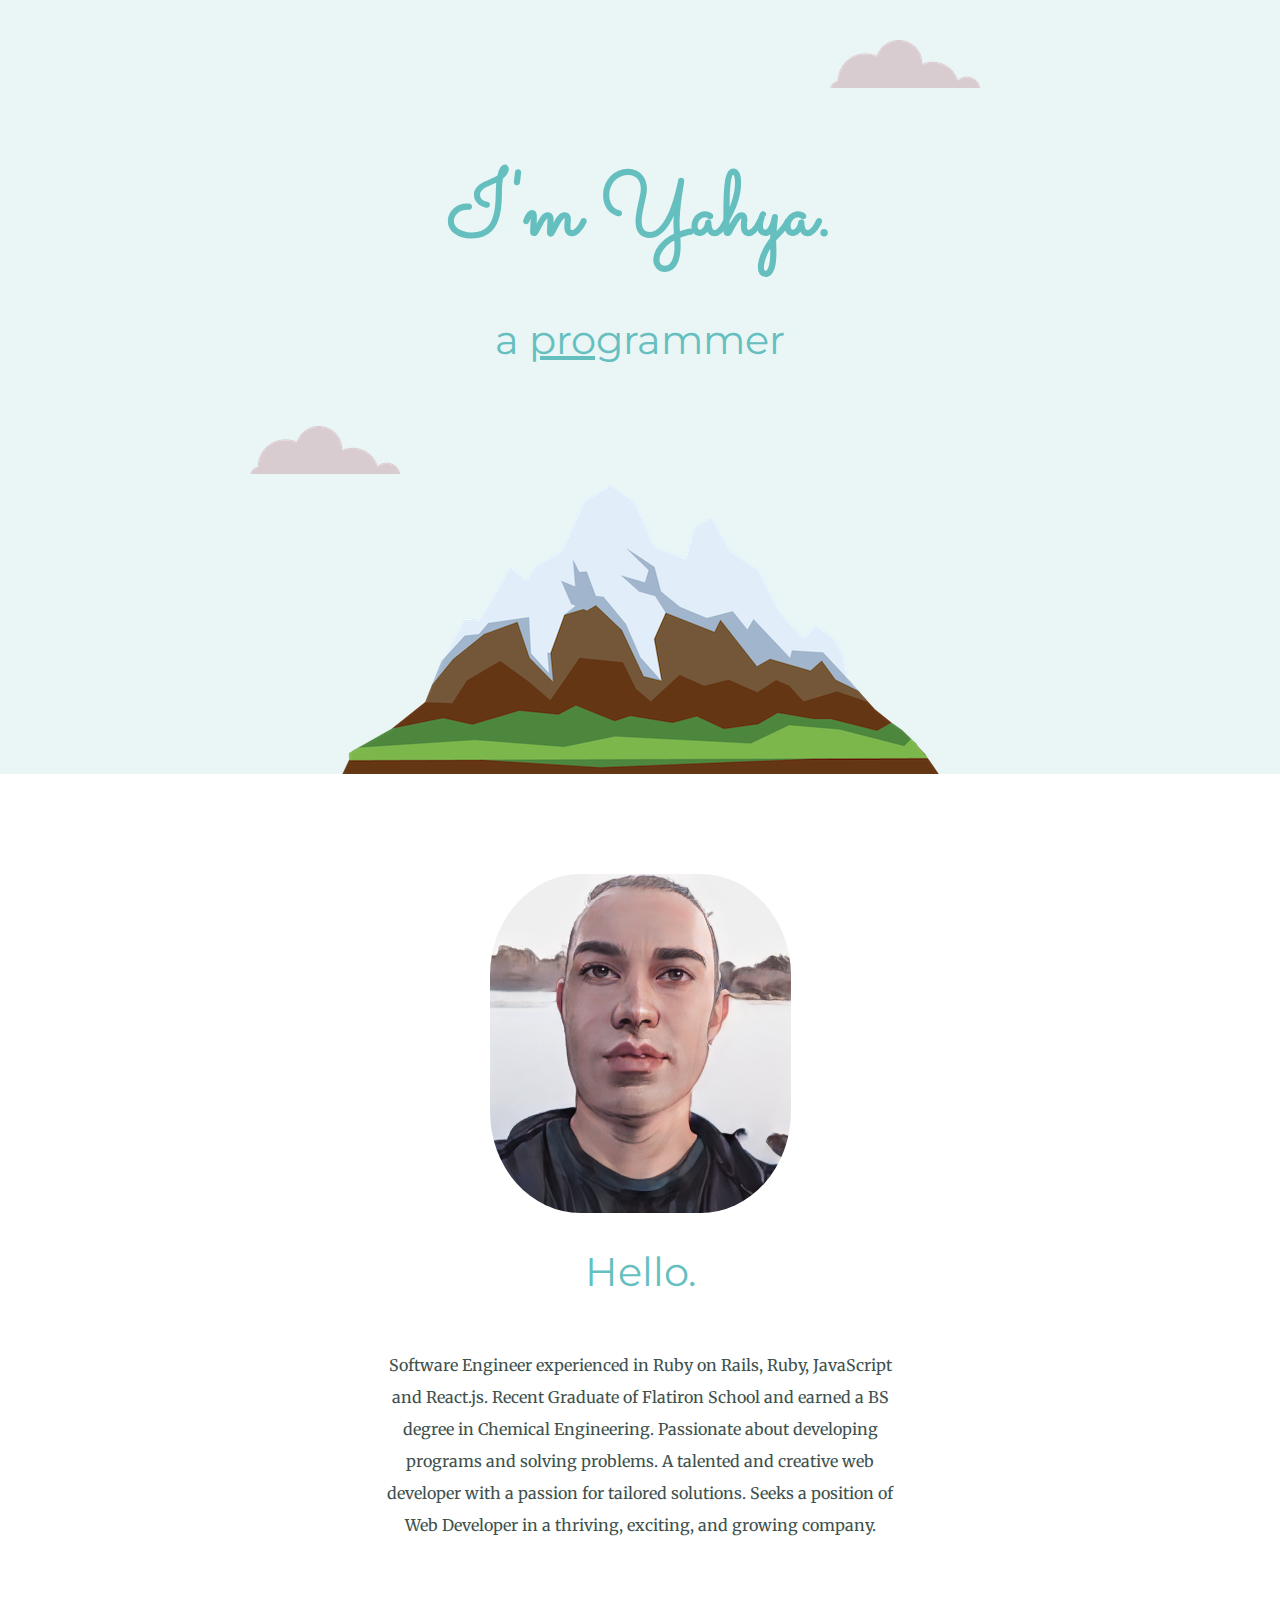
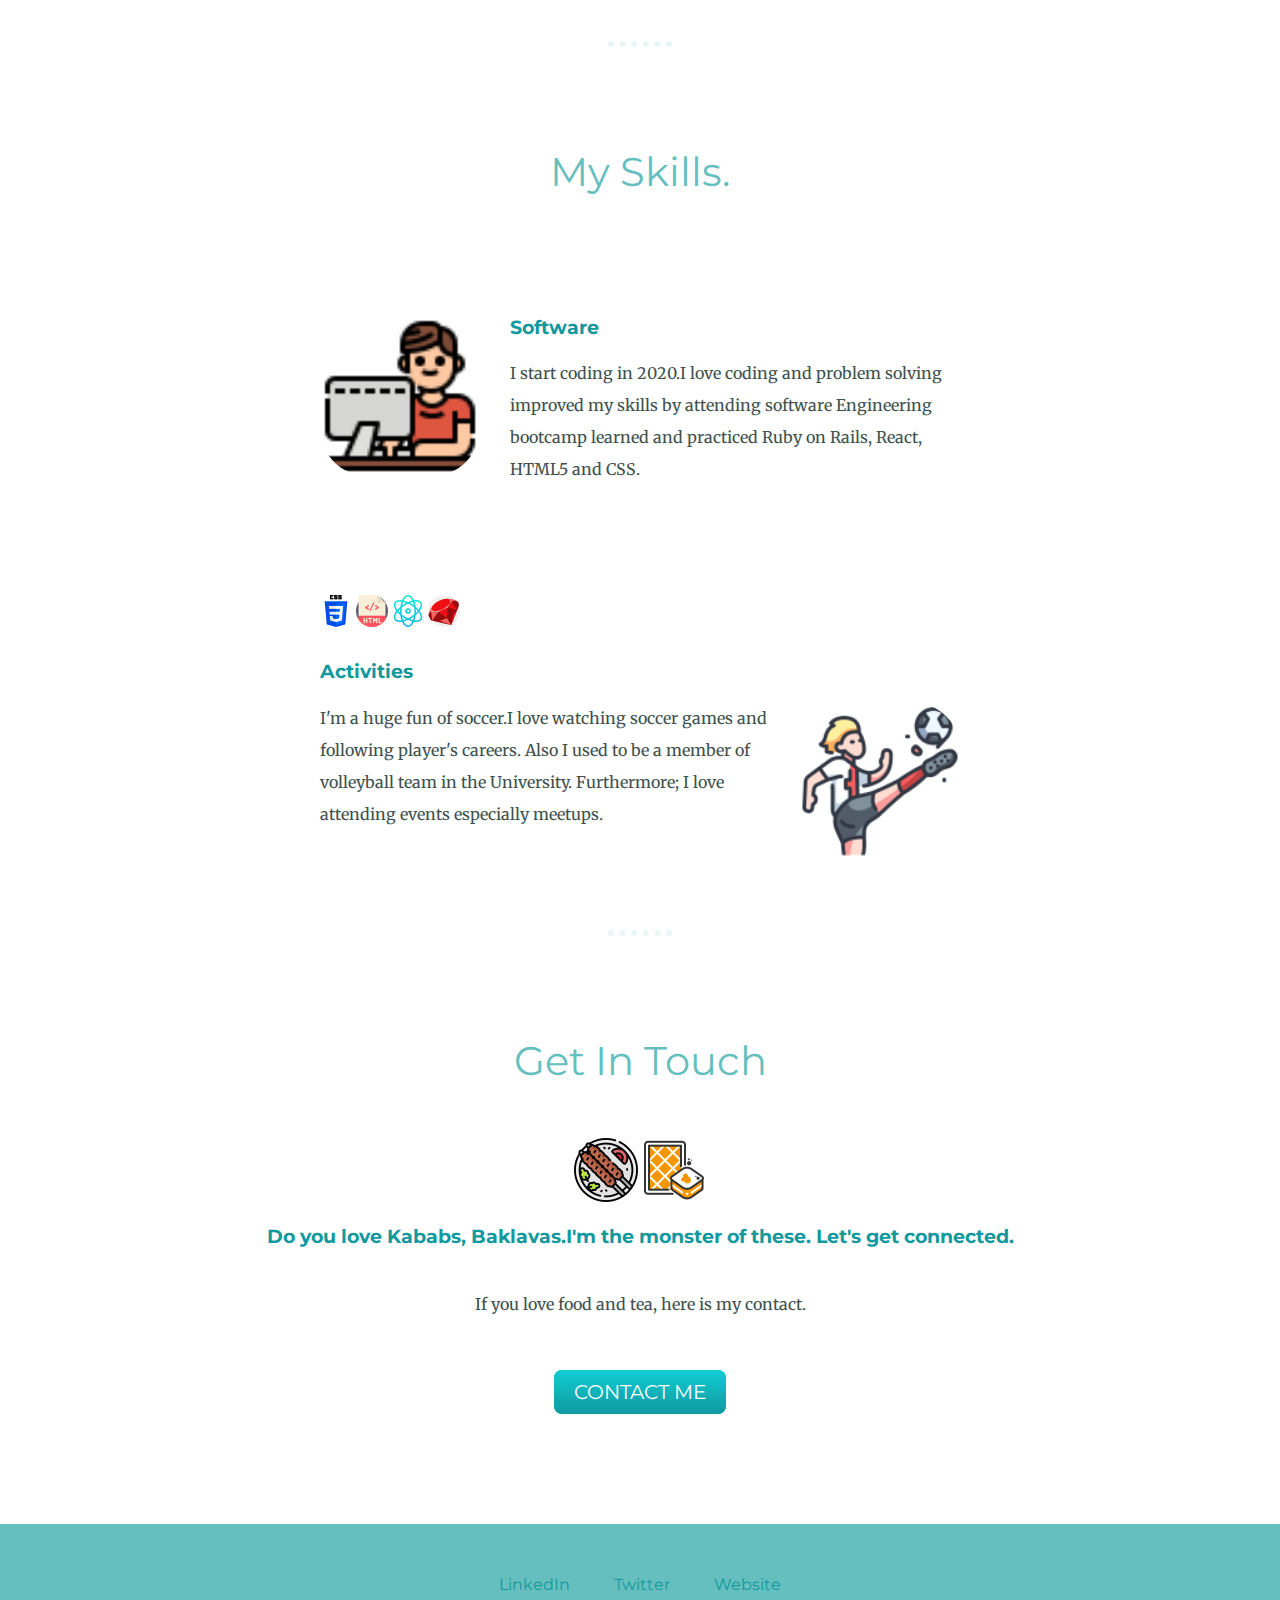
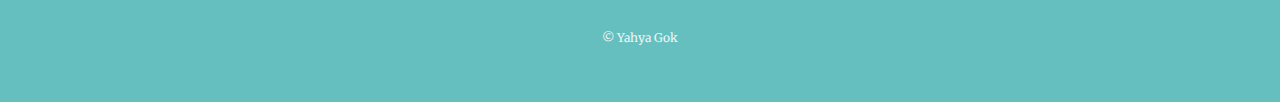
<file: index.html>
<html lang="en">
<head>
    <meta charset="UTF-8">
    <meta http-equiv="X-UA-Compatible" content="IE=edge">
    <meta name="viewport" content="width=device-width, initial-scale=1.0">
    <link rel="stylesheet" href="css/styles.css">
    <link rel="icon" href="yahya.png">
    <link rel="preconnect" href="https://fonts.googleapis.com">
    <link rel="preconnect" href="https://fonts.googleapis.com"><link rel="preconnect" href="https://fonts.gstatic.com" crossorigin>
    <link href="https://fonts.googleapis.com/css2?family=Merriweather&family=Montserrat&family=Sacramento&display=swap" rel="stylesheet">
    <title>Yahya Gok</title>
</head>
<body >
   <div class="top-container">
    <img class="top-cloud" src="images/cloud.png" alt="cloud-image">
      <div class="top-h1">

          <h1 >I'm Yahya.</h1>
          <h2>a  <span>prog</span>rammer</h2>
      </div>
       <img class="bottom-cloud" src="images/cloud.png" alt="cloud-image">
       <img src="images/mountain.png" alt="cloud-image">
   </div>
   <div class="middle-container">
    <div class="profile">
      <img class="my-image" src="images/yahya.png" alt="yahya's picture">
      <h2>Hello.</h2>
      <p class="intro">Software Engineer experienced in Ruby on Rails, Ruby, JavaScript and React.js. 
        Recent Graduate of Flatiron School and earned a BS degree in Chemical Engineering. 
        Passionate about developing programs and solving problems. 
        A talented and creative web developer with a passion for tailored solutions. 
        Seeks a position of Web Developer in a thriving, exciting, and growing company.</p>
    </div>
    <hr>
    <div class="skills">
      <h2>My Skills.</h2>
      <div class="skill-row">
        <img class="computer-img" src="images/computer.png" alt="">
        <h3>Software</h3>
        <p>I start coding in 2020.I love coding and problem solving improved my skills by attending software Engineering bootcamp learned and practiced Ruby on Rails, React, HTML5 and CSS.</p>
      </div>
      <div class="skill-row">
        <img class="little-img" src="images/css-3.png" alt="">
        <img class="little-img" src="images/html.png" alt="">
        <img class="little-img" src="images/physics.png" alt="">
        <img class="little-img" src="images/ruby.png" alt="">
        <h3>Activities</h3>
        <img class="soccer-img" src="images/soccer.png" alt="">
        <p class="">I'm a huge fun of soccer.I love watching soccer games and following player's careers. Also I used to be a member of volleyball team in the University. Furthermore; I love attending events especially meetups.</p>
      </div>
    </div>
    <hr>
    <div class="contact-me">
      <h2>Get In Touch</h2>
      <img class="" src="images/kabab.png" alt="">
      <img class="" src="images/baklava.png" alt="">

      <h3>Do you love Kababs, Baklavas.I'm the monster of these. Let's get connected. </h3>
      <p class="contact-message">If you love food and tea, here is my contact.  </p>
      <a class="btn"  href="mailto:ygok17@hotmail.com">CONTACT ME</a>
    </div>
  </div>
  
  
  <div class="bottom-container">
    <a class="footer-link" href="https://www.linkedin.com/in/yahya-gok-0188ab150/">LinkedIn</a>
    <a class="footer-link" href="https://twitter.com/">Twitter</a>
    <a class="footer-link" href="https://github.com/Yahyagok">Website</a>
    <p class="copyright">© Yahya Gok</p>
  </div>
  
</body>
</html>
</file>
<file: css/styles.css>
body {
    margin: 0;
    text-align: center;
    font-family: 'Merriweather', serif;
    font-size: 100%;
    color: #40514E;
    
}

hr{
   
    border: dotted #EAF6F6 6px;
    border-bottom: none;
    width: 4%;
    margin: 100px auto;
    
}

h1 {
    font-size: 5.625rem;
    margin: 50px auto 0 auto; 
    font-family: 'Sacramento', cursive;
    color: #66BFBF;
}  

h2 {
    font-family: 'Montserrat', sans-serif;
    font-size: 2.5rem;
    font-weight: normal;
   padding-bottom: 20px;
    color: #66BFBF;
}

h3{
    font-family: 'Montserrat', sans-serif;
   
    color: #11999E;
}

span{
    text-decoration: underline;
}

a{
    color: #11999E;
    font-family: 'Montserrat', sans-serif;
    margin: 10px 20px;
    text-decoration: none;
}
a:hover{
    color:#EAF6F6
}

.top-container {
    background-color: #EAF6F6;
    padding-top: 100px; 
    position: relative;
}

p{
    line-height: 2;
}


.middle-container {
    margin: 100px 0;
}

.bottom-container{
    background-color: #66BFBF;
    padding: 50px 0 20px;
 
}

.top-cloud {
    position: absolute;
    right: 300px;
    top:40px;

}
.bottom-cloud {
    position: absolute;
    left:250px;
    bottom:300px;
}

.top-h1{
    position: realtive;
    margin: 0;
    top: 300px;
    
}

.skill-row{
    width: 50%;
    margin: 100px auto;
    text-align: left; 
   
   
}
.my-image{
    border-radius: 30%;
}

.computer-img{
    width: 25%;
    float: left;
    margin-right: 30px;
    border-radius: 30%;
}


.soccer-img{
    width: 25%;
    float: right;
    margin-left: 30px;
    border-radius: 30%;
}

.little-img{
    width: 5%;
    margin: 10px auto;
    text-align: center; 
}


.btn {
    background: #11cdd4;
    background-image: -webkit-linear-gradient(top, #11cdd4, #11999e);
    background-image: -moz-linear-gradient(top, #11cdd4, #11999e);
    background-image: -ms-linear-gradient(top, #11cdd4, #11999e);
    background-image: -o-linear-gradient(top, #11cdd4, #11999e);
    background-image: linear-gradient(to bottom, #11cdd4, #11999e);
    -webkit-border-radius: 8;
    -moz-border-radius: 8;
    border-radius: 8px;
    font-family: 'Montserrat', sans-serif;
    color: #ffffff;
    font-size: 20px;
    padding: 10px 20px 10px 20px;
    text-decoration: none;
   
  }
  
  .btn:hover {
    background: #30e3cb;
    background-image: -webkit-linear-gradient(top, #30e3cb, #2bc4ad);
    background-image: -moz-linear-gradient(top, #30e3cb, #2bc4ad);
    background-image: -ms-linear-gradient(top, #30e3cb, #2bc4ad);
    background-image: -o-linear-gradient(top, #30e3cb, #2bc4ad);
    background-image: linear-gradient(to bottom, #30e3cb, #2bc4ad);
    text-decoration: none;
  }

.footer-link{
    color: #11999E;
 
}

.contact-me{
    margin-bottom: 100px;
    padding-bottom: 20px;
}

.copyright{
    color: #EAf6f6;
    font-size: 0.75rem;
    padding: 20px 0;
}
.intro{
    width: 40%;
    margin: auto;
}

.contact-message{
    width: 40%;
    margin: 40px auto 60px;
}
</file>
